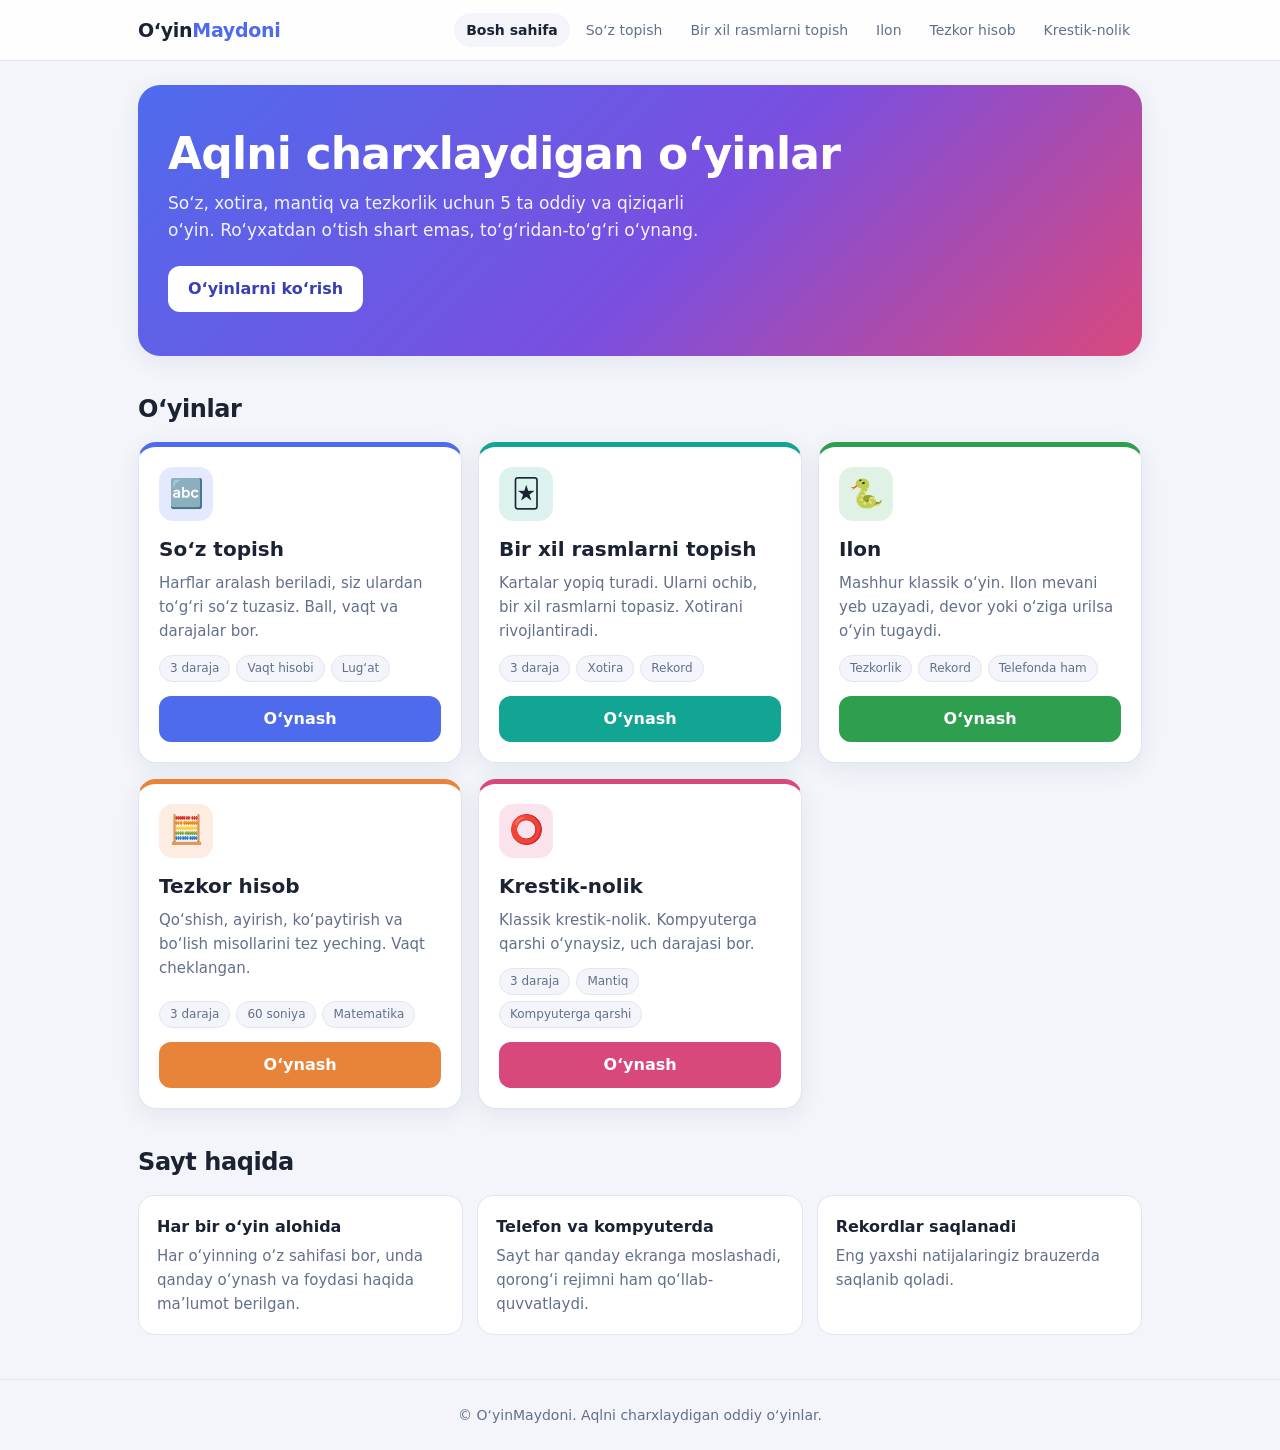
<file: index.html>
<!DOCTYPE html>
<html lang="uz"><head><meta charset="utf-8">
<meta name="viewport" content="width=device-width, initial-scale=1">
<title>O‘yinMaydoni: aqliy o‘yinlar</title>
<link rel="stylesheet" href="css/style.css">
</head><body>
<header class="top"><div class="wrap"><a class="logo" href="index.html">O‘yin<span>Maydoni</span></a><nav><a href="index.html" class="on">Bosh sahifa</a><a href="soz.html">So‘z topish</a><a href="rasm.html">Bir xil rasmlarni topish</a><a href="ilon.html">Ilon</a><a href="matem.html">Tezkor hisob</a><a href="xo.html">Krestik-nolik</a></nav></div></header>
<main class="wrap">
<section class="hero"><h1>Aqlni charxlaydigan o‘yinlar</h1><p>So‘z, xotira, mantiq va tezkorlik uchun 5 ta oddiy va qiziqarli o‘yin. Ro‘yxatdan o‘tish shart emas, to‘g‘ridan-to‘g‘ri o‘ynang.</p><a class="btn w" href="#oyinlar">O‘yinlarni ko‘rish</a></section>
<h2 class="sec" id="oyinlar">O‘yinlar</h2>
<div class="grid">
<article class="gc" style="--c:#4f6bed"><div class="ic">🔤</div><h3>So‘z topish</h3><p>Harflar aralash beriladi, siz ulardan to‘g‘ri so‘z tuzasiz. Ball, vaqt va darajalar bor.</p><div class="tags"><span>3 daraja</span><span>Vaqt hisobi</span><span>Lug‘at</span></div><a class="btn" href="soz.html">O‘ynash</a></article>
<article class="gc" style="--c:#12a594"><div class="ic">🃏</div><h3>Bir xil rasmlarni topish</h3><p>Kartalar yopiq turadi. Ularni ochib, bir xil rasmlarni topasiz. Xotirani rivojlantiradi.</p><div class="tags"><span>3 daraja</span><span>Xotira</span><span>Rekord</span></div><a class="btn" href="rasm.html">O‘ynash</a></article>
<article class="gc" style="--c:#2e9e4f"><div class="ic">🐍</div><h3>Ilon</h3><p>Mashhur klassik o‘yin. Ilon mevani yeb uzayadi, devor yoki o‘ziga urilsa o‘yin tugaydi.</p><div class="tags"><span>Tezkorlik</span><span>Rekord</span><span>Telefonda ham</span></div><a class="btn" href="ilon.html">O‘ynash</a></article>
<article class="gc" style="--c:#e8833a"><div class="ic">🧮</div><h3>Tezkor hisob</h3><p>Qo‘shish, ayirish, ko‘paytirish va bo‘lish misollarini tez yeching. Vaqt cheklangan.</p><div class="tags"><span>3 daraja</span><span>60 soniya</span><span>Matematika</span></div><a class="btn" href="matem.html">O‘ynash</a></article>
<article class="gc" style="--c:#d9487d"><div class="ic">⭕</div><h3>Krestik-nolik</h3><p>Klassik krestik-nolik. Kompyuterga qarshi o‘ynaysiz, uch darajasi bor.</p><div class="tags"><span>3 daraja</span><span>Mantiq</span><span>Kompyuterga qarshi</span></div><a class="btn" href="xo.html">O‘ynash</a></article>
</div>
<h2 class="sec">Sayt haqida</h2>
<div class="feat"><div><b>Har bir o‘yin alohida</b><p>Har o‘yinning o‘z sahifasi bor, unda qanday o‘ynash va foydasi haqida ma’lumot berilgan.</p></div><div><b>Telefon va kompyuterda</b><p>Sayt har qanday ekranga moslashadi, qorong‘i rejimni ham qo‘llab-quvvatlaydi.</p></div><div><b>Rekordlar saqlanadi</b><p>Eng yaxshi natijalaringiz brauzerda saqlanib qoladi.</p></div></div>
</main>
<footer><div class="wrap">© O‘yinMaydoni. Aqlni charxlaydigan oddiy o‘yinlar.</div></footer>
</body></html>
</file>
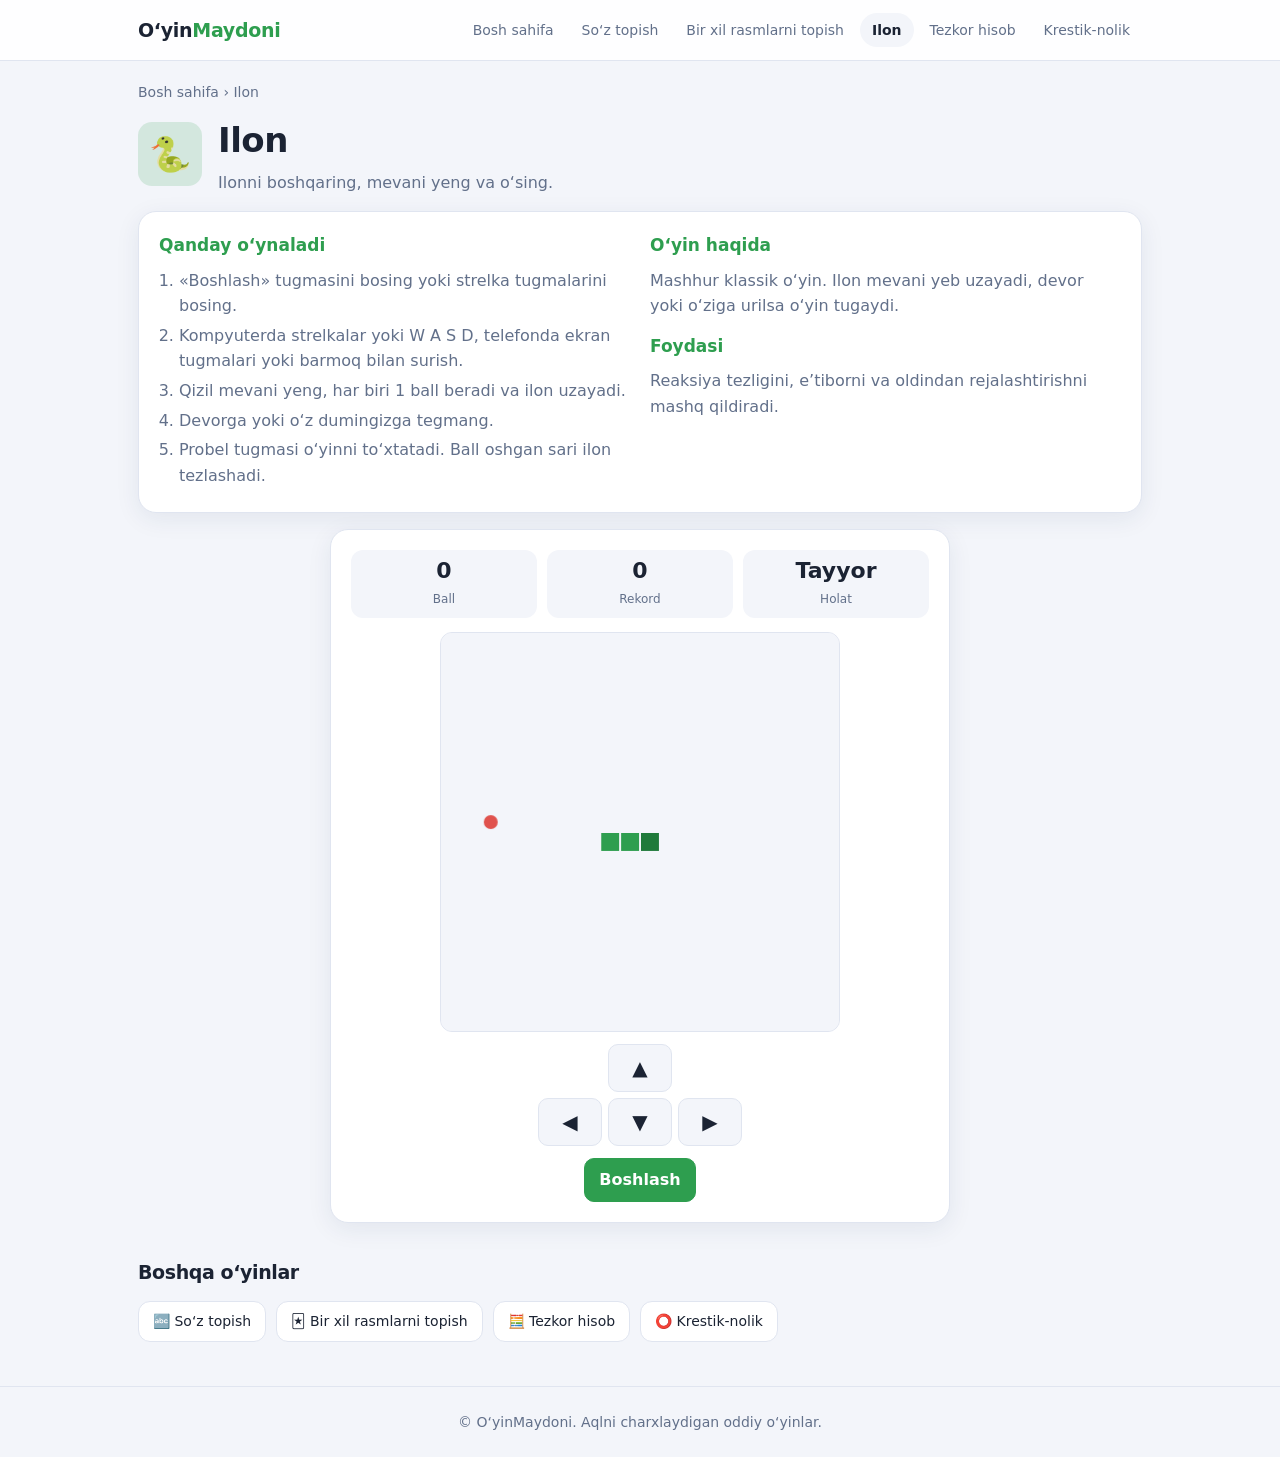
<file: ilon.html>
<!DOCTYPE html>
<html lang="uz"><head><meta charset="utf-8">
<meta name="viewport" content="width=device-width, initial-scale=1">
<title>Ilon · O‘yinMaydoni</title>
<link rel="stylesheet" href="css/style.css">
</head><body style="--ac:#2e9e4f">
<header class="top"><div class="wrap"><a class="logo" href="index.html">O‘yin<span>Maydoni</span></a><nav><a href="index.html">Bosh sahifa</a><a href="soz.html">So‘z topish</a><a href="rasm.html">Bir xil rasmlarni topish</a><a href="ilon.html" class="on">Ilon</a><a href="matem.html">Tezkor hisob</a><a href="xo.html">Krestik-nolik</a></nav></div></header>
<main class="wrap">
<div class="crumb"><a href="index.html">Bosh sahifa</a> › Ilon</div>
<div class="gh"><div class="ic">🐍</div><div><h1>Ilon</h1><p>Ilonni boshqaring, mevani yeng va o‘sing.</p></div></div>
<section class="card info"><div><h3>Qanday o‘ynaladi</h3><ol><li>«Boshlash» tugmasini bosing yoki strelka tugmalarini bosing.</li><li>Kompyuterda strelkalar yoki W A S D, telefonda ekran tugmalari yoki barmoq bilan surish.</li><li>Qizil mevani yeng, har biri 1 ball beradi va ilon uzayadi.</li><li>Devorga yoki o‘z dumingizga tegmang.</li><li>Probel tugmasi o‘yinni to‘xtatadi. Ball oshgan sari ilon tezlashadi.</li></ol></div><div><h3>O‘yin haqida</h3><p>Mashhur klassik o‘yin. Ilon mevani yeb uzayadi, devor yoki o‘ziga urilsa o‘yin tugaydi.</p><h3 style="margin-top:14px">Foydasi</h3><p>Reaksiya tezligini, e’tiborni va oldindan rejalashtirishni mashq qildiradi.</p></div></section>
<section class="card play">
<div class="bar"><div><b id="sc">0</b><span>Ball</span></div><div><b id="best">0</b><span>Rekord</span></div><div><b id="st">Tayyor</b><span>Holat</span></div></div>
<canvas id="cv" width="400" height="400"></canvas>
<div class="pad"><span></span><button data-d="0,-1" aria-label="Tepaga">▲</button><span></span><button data-d="-1,0" aria-label="Chapga">◀</button><button data-d="0,1" aria-label="Pastga">▼</button><button data-d="1,0" aria-label="O‘ngga">▶</button></div>
<div class="act"><button class="main" id="go">Boshlash</button></div>
</section>
<h2 class="sec" style="font-size:19px">Boshqa o‘yinlar</h2>
<div class="more"><a href="soz.html">🔤 So‘z topish</a><a href="rasm.html">🃏 Bir xil rasmlarni topish</a><a href="matem.html">🧮 Tezkor hisob</a><a href="xo.html">⭕ Krestik-nolik</a></div>
</main>
<footer><div class="wrap">© O‘yinMaydoni. Aqlni charxlaydigan oddiy o‘yinlar.</div></footer>
<script src="js/common.js"></script>
<script src="js/ilon.js"></script>
</body></html>
</file>
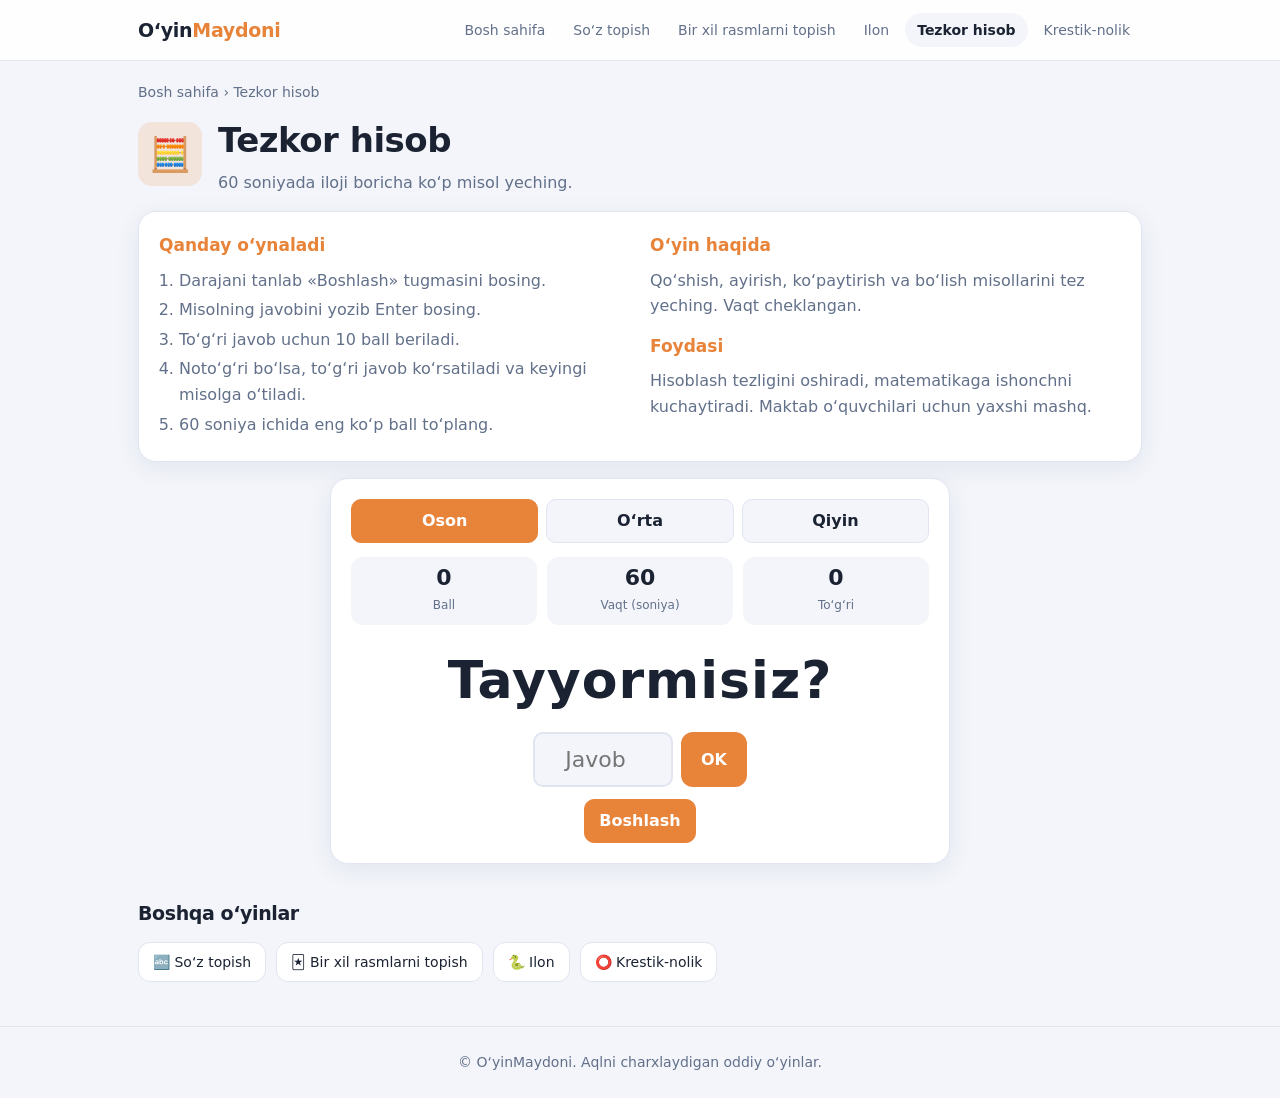
<file: matem.html>
<!DOCTYPE html>
<html lang="uz"><head><meta charset="utf-8">
<meta name="viewport" content="width=device-width, initial-scale=1">
<title>Tezkor hisob · O‘yinMaydoni</title>
<link rel="stylesheet" href="css/style.css">
</head><body style="--ac:#e8833a">
<header class="top"><div class="wrap"><a class="logo" href="index.html">O‘yin<span>Maydoni</span></a><nav><a href="index.html">Bosh sahifa</a><a href="soz.html">So‘z topish</a><a href="rasm.html">Bir xil rasmlarni topish</a><a href="ilon.html">Ilon</a><a href="matem.html" class="on">Tezkor hisob</a><a href="xo.html">Krestik-nolik</a></nav></div></header>
<main class="wrap">
<div class="crumb"><a href="index.html">Bosh sahifa</a> › Tezkor hisob</div>
<div class="gh"><div class="ic">🧮</div><div><h1>Tezkor hisob</h1><p>60 soniyada iloji boricha ko‘p misol yeching.</p></div></div>
<section class="card info"><div><h3>Qanday o‘ynaladi</h3><ol><li>Darajani tanlab «Boshlash» tugmasini bosing.</li><li>Misolning javobini yozib Enter bosing.</li><li>To‘g‘ri javob uchun 10 ball beriladi.</li><li>Noto‘g‘ri bo‘lsa, to‘g‘ri javob ko‘rsatiladi va keyingi misolga o‘tiladi.</li><li>60 soniya ichida eng ko‘p ball to‘plang.</li></ol></div><div><h3>O‘yin haqida</h3><p>Qo‘shish, ayirish, ko‘paytirish va bo‘lish misollarini tez yeching. Vaqt cheklangan.</p><h3 style="margin-top:14px">Foydasi</h3><p>Hisoblash tezligini oshiradi, matematikaga ishonchni kuchaytiradi. Maktab o‘quvchilari uchun yaxshi mashq.</p></div></section>
<section class="card play">
<div class="lv" id="lv"></div>
<div class="bar"><div><b id="sc">0</b><span>Ball</span></div><div><b id="tm">60</b><span>Vaqt (soniya)</span></div><div><b id="ok">0</b><span>To‘g‘ri</span></div></div>
<div class="q" id="q">Tayyormisiz?</div>
<div class="ans"><input id="in" type="number" inputmode="numeric" placeholder="Javob" disabled><button class="btn" id="sub">OK</button></div>
<div class="act"><button class="main" id="go">Boshlash</button></div>
<div class="endc" id="end" hidden><b id="et"></b><p id="ep"></p><button class="btn" id="again">Qayta o‘ynash</button></div>
</section>
<h2 class="sec" style="font-size:19px">Boshqa o‘yinlar</h2>
<div class="more"><a href="soz.html">🔤 So‘z topish</a><a href="rasm.html">🃏 Bir xil rasmlarni topish</a><a href="ilon.html">🐍 Ilon</a><a href="xo.html">⭕ Krestik-nolik</a></div>
</main>
<footer><div class="wrap">© O‘yinMaydoni. Aqlni charxlaydigan oddiy o‘yinlar.</div></footer>
<script src="js/common.js"></script>
<script src="js/matem.js"></script>
</body></html>
</file>
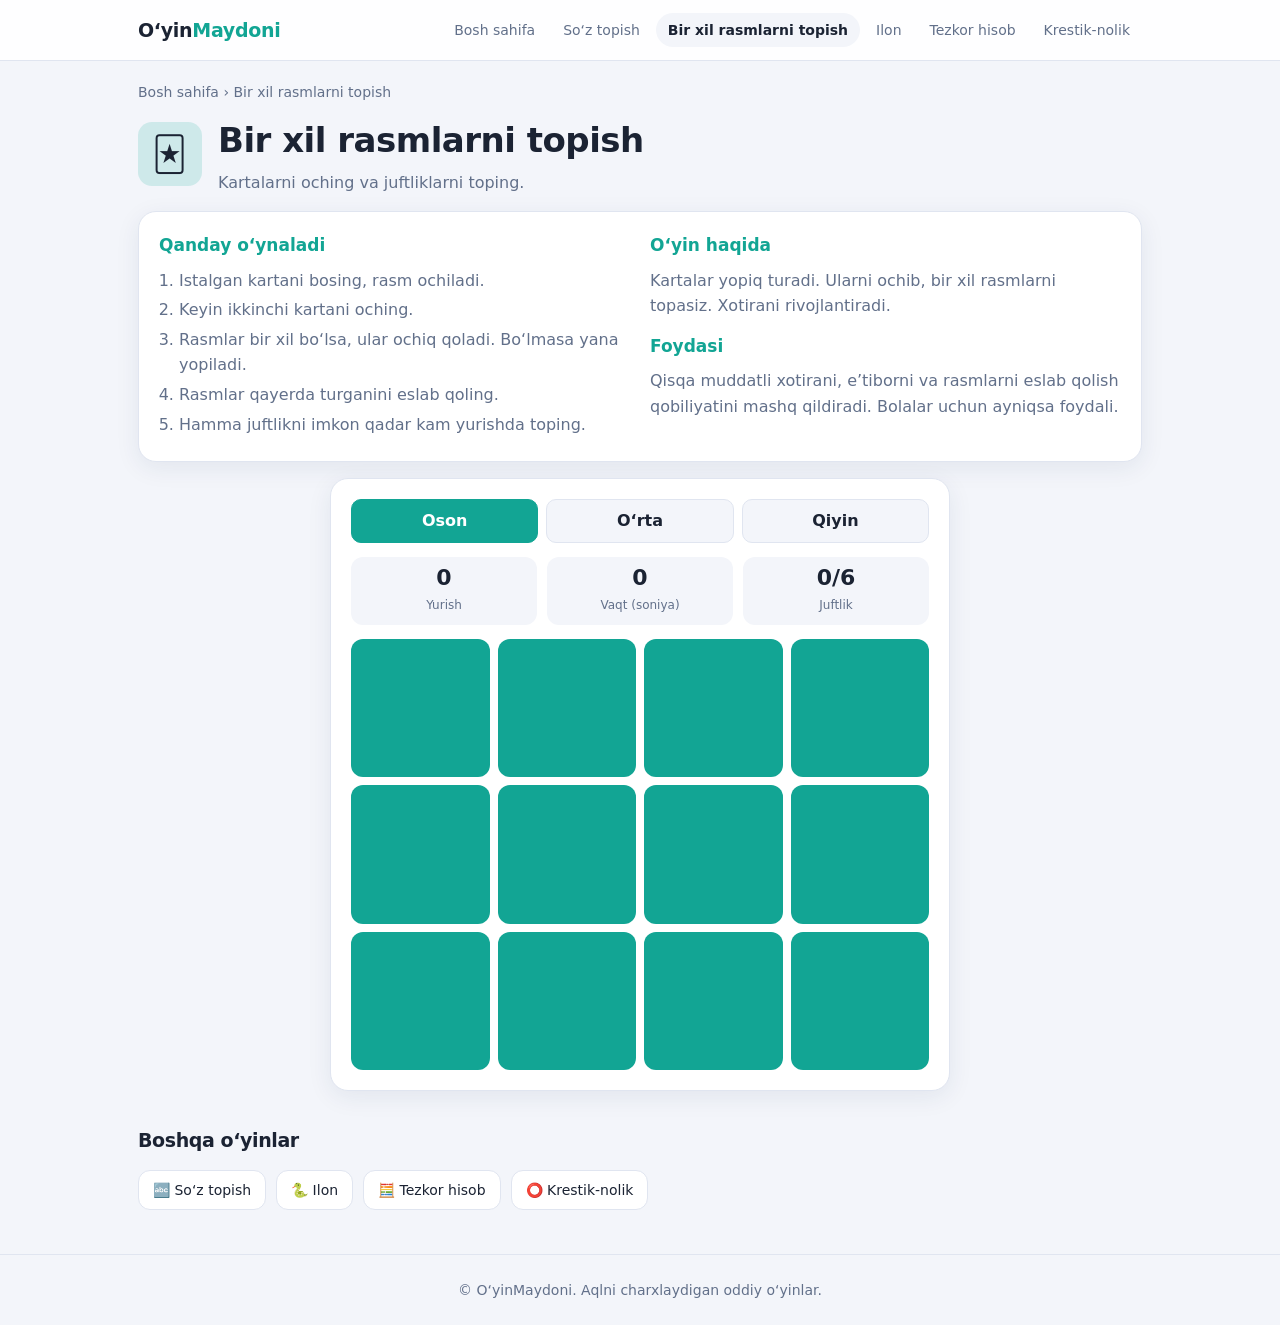
<file: rasm.html>
<!DOCTYPE html>
<html lang="uz"><head><meta charset="utf-8">
<meta name="viewport" content="width=device-width, initial-scale=1">
<title>Bir xil rasmlarni topish · O‘yinMaydoni</title>
<link rel="stylesheet" href="css/style.css">
</head><body style="--ac:#12a594">
<header class="top"><div class="wrap"><a class="logo" href="index.html">O‘yin<span>Maydoni</span></a><nav><a href="index.html">Bosh sahifa</a><a href="soz.html">So‘z topish</a><a href="rasm.html" class="on">Bir xil rasmlarni topish</a><a href="ilon.html">Ilon</a><a href="matem.html">Tezkor hisob</a><a href="xo.html">Krestik-nolik</a></nav></div></header>
<main class="wrap">
<div class="crumb"><a href="index.html">Bosh sahifa</a> › Bir xil rasmlarni topish</div>
<div class="gh"><div class="ic">🃏</div><div><h1>Bir xil rasmlarni topish</h1><p>Kartalarni oching va juftliklarni toping.</p></div></div>
<section class="card info"><div><h3>Qanday o‘ynaladi</h3><ol><li>Istalgan kartani bosing, rasm ochiladi.</li><li>Keyin ikkinchi kartani oching.</li><li>Rasmlar bir xil bo‘lsa, ular ochiq qoladi. Bo‘lmasa yana yopiladi.</li><li>Rasmlar qayerda turganini eslab qoling.</li><li>Hamma juftlikni imkon qadar kam yurishda toping.</li></ol></div><div><h3>O‘yin haqida</h3><p>Kartalar yopiq turadi. Ularni ochib, bir xil rasmlarni topasiz. Xotirani rivojlantiradi.</p><h3 style="margin-top:14px">Foydasi</h3><p>Qisqa muddatli xotirani, e’tiborni va rasmlarni eslab qolish qobiliyatini mashq qildiradi. Bolalar uchun ayniqsa foydali.</p></div></section>
<section class="card play">
<div class="lv" id="lv"></div>
<div class="bar"><div><b id="mv">0</b><span>Yurish</span></div><div><b id="tm">0</b><span>Vaqt (soniya)</span></div><div><b id="pr">0/6</b><span>Juftlik</span></div></div>
<div id="grid"></div>
<div class="endc" id="end" hidden><b id="et"></b><p id="ep"></p><button class="btn" id="again">Qayta o‘ynash</button></div>
</section>
<h2 class="sec" style="font-size:19px">Boshqa o‘yinlar</h2>
<div class="more"><a href="soz.html">🔤 So‘z topish</a><a href="ilon.html">🐍 Ilon</a><a href="matem.html">🧮 Tezkor hisob</a><a href="xo.html">⭕ Krestik-nolik</a></div>
</main>
<footer><div class="wrap">© O‘yinMaydoni. Aqlni charxlaydigan oddiy o‘yinlar.</div></footer>
<script src="js/common.js"></script>
<script src="js/rasm.js"></script>
</body></html>
</file>
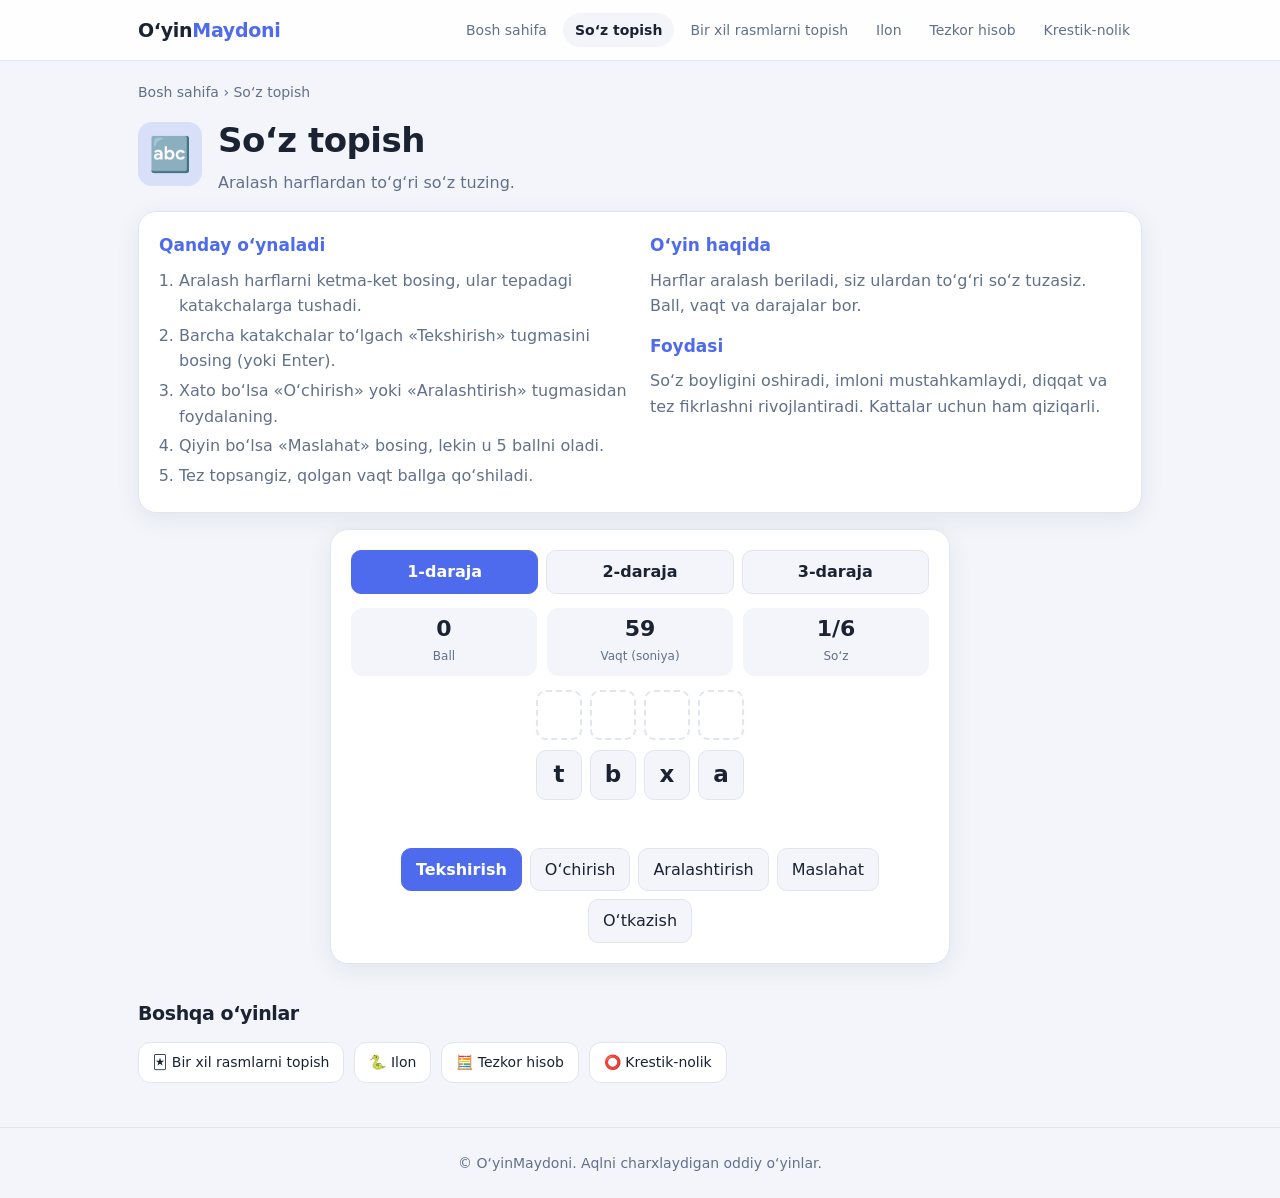
<file: soz.html>
<!DOCTYPE html>
<html lang="uz"><head><meta charset="utf-8">
<meta name="viewport" content="width=device-width, initial-scale=1">
<title>So‘z topish · O‘yinMaydoni</title>
<link rel="stylesheet" href="css/style.css">
</head><body style="--ac:#4f6bed">
<header class="top"><div class="wrap"><a class="logo" href="index.html">O‘yin<span>Maydoni</span></a><nav><a href="index.html">Bosh sahifa</a><a href="soz.html" class="on">So‘z topish</a><a href="rasm.html">Bir xil rasmlarni topish</a><a href="ilon.html">Ilon</a><a href="matem.html">Tezkor hisob</a><a href="xo.html">Krestik-nolik</a></nav></div></header>
<main class="wrap">
<div class="crumb"><a href="index.html">Bosh sahifa</a> › So‘z topish</div>
<div class="gh"><div class="ic">🔤</div><div><h1>So‘z topish</h1><p>Aralash harflardan to‘g‘ri so‘z tuzing.</p></div></div>
<section class="card info"><div><h3>Qanday o‘ynaladi</h3><ol><li>Aralash harflarni ketma-ket bosing, ular tepadagi katakchalarga tushadi.</li><li>Barcha katakchalar to‘lgach «Tekshirish» tugmasini bosing (yoki Enter).</li><li>Xato bo‘lsa «O‘chirish» yoki «Aralashtirish» tugmasidan foydalaning.</li><li>Qiyin bo‘lsa «Maslahat» bosing, lekin u 5 ballni oladi.</li><li>Tez topsangiz, qolgan vaqt ballga qo‘shiladi.</li></ol></div><div><h3>O‘yin haqida</h3><p>Harflar aralash beriladi, siz ulardan to‘g‘ri so‘z tuzasiz. Ball, vaqt va darajalar bor.</p><h3 style="margin-top:14px">Foydasi</h3><p>So‘z boyligini oshiradi, imloni mustahkamlaydi, diqqat va tez fikrlashni rivojlantiradi. Kattalar uchun ham qiziqarli.</p></div></section>
<section class="card play">
<div class="lv" id="lv"></div>
<div class="bar"><div><b id="sc">0</b><span>Ball</span></div><div><b id="tm">60</b><span>Vaqt (soniya)</span></div><div><b id="pg">1/6</b><span>So‘z</span></div></div>
<div class="row" id="ans"></div><div class="row" id="tiles"></div><div class="msg" id="msg"></div>
<div class="act"><button class="main" id="chk">Tekshirish</button><button id="bk">O‘chirish</button><button id="sh">Aralashtirish</button><button id="hn">Maslahat</button><button id="sk">O‘tkazish</button></div>
<div class="endc" id="end" hidden><b id="et"></b><p id="ep"></p><button class="btn" id="again">Qayta o‘ynash</button></div>
</section>
<h2 class="sec" style="font-size:19px">Boshqa o‘yinlar</h2>
<div class="more"><a href="rasm.html">🃏 Bir xil rasmlarni topish</a><a href="ilon.html">🐍 Ilon</a><a href="matem.html">🧮 Tezkor hisob</a><a href="xo.html">⭕ Krestik-nolik</a></div>
</main>
<footer><div class="wrap">© O‘yinMaydoni. Aqlni charxlaydigan oddiy o‘yinlar.</div></footer>
<script src="js/common.js"></script>
<script src="js/soz.js"></script>
</body></html>
</file>
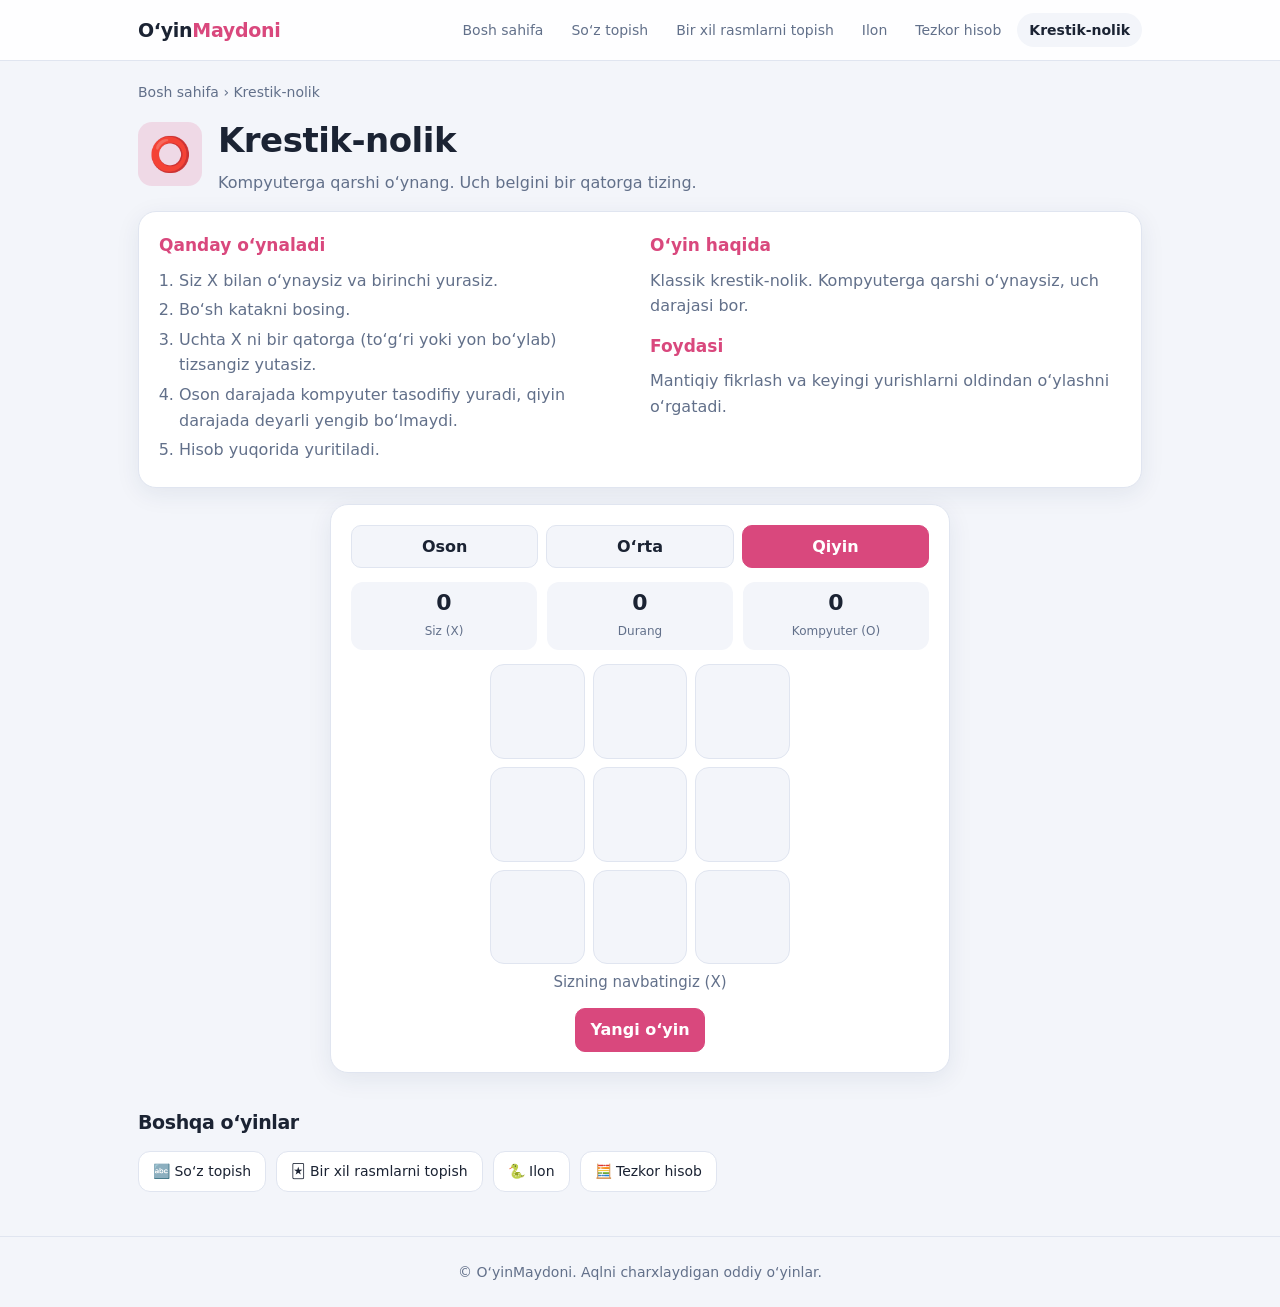
<file: xo.html>
<!DOCTYPE html>
<html lang="uz"><head><meta charset="utf-8">
<meta name="viewport" content="width=device-width, initial-scale=1">
<title>Krestik-nolik · O‘yinMaydoni</title>
<link rel="stylesheet" href="css/style.css">
</head><body style="--ac:#d9487d">
<header class="top"><div class="wrap"><a class="logo" href="index.html">O‘yin<span>Maydoni</span></a><nav><a href="index.html">Bosh sahifa</a><a href="soz.html">So‘z topish</a><a href="rasm.html">Bir xil rasmlarni topish</a><a href="ilon.html">Ilon</a><a href="matem.html">Tezkor hisob</a><a href="xo.html" class="on">Krestik-nolik</a></nav></div></header>
<main class="wrap">
<div class="crumb"><a href="index.html">Bosh sahifa</a> › Krestik-nolik</div>
<div class="gh"><div class="ic">⭕</div><div><h1>Krestik-nolik</h1><p>Kompyuterga qarshi o‘ynang. Uch belgini bir qatorga tizing.</p></div></div>
<section class="card info"><div><h3>Qanday o‘ynaladi</h3><ol><li>Siz X bilan o‘ynaysiz va birinchi yurasiz.</li><li>Bo‘sh katakni bosing.</li><li>Uchta X ni bir qatorga (to‘g‘ri yoki yon bo‘ylab) tizsangiz yutasiz.</li><li>Oson darajada kompyuter tasodifiy yuradi, qiyin darajada deyarli yengib bo‘lmaydi.</li><li>Hisob yuqorida yuritiladi.</li></ol></div><div><h3>O‘yin haqida</h3><p>Klassik krestik-nolik. Kompyuterga qarshi o‘ynaysiz, uch darajasi bor.</p><h3 style="margin-top:14px">Foydasi</h3><p>Mantiqiy fikrlash va keyingi yurishlarni oldindan o‘ylashni o‘rgatadi.</p></div></section>
<section class="card play">
<div class="lv" id="lv"></div>
<div class="bar"><div><b id="wx">0</b><span>Siz (X)</span></div><div><b id="wd">0</b><span>Durang</span></div><div><b id="wo">0</b><span>Kompyuter (O)</span></div></div>
<div id="board"></div><div class="msg" id="msg"></div>
<div class="act"><button class="main" id="again">Yangi o‘yin</button></div>
</section>
<h2 class="sec" style="font-size:19px">Boshqa o‘yinlar</h2>
<div class="more"><a href="soz.html">🔤 So‘z topish</a><a href="rasm.html">🃏 Bir xil rasmlarni topish</a><a href="ilon.html">🐍 Ilon</a><a href="matem.html">🧮 Tezkor hisob</a></div>
</main>
<footer><div class="wrap">© O‘yinMaydoni. Aqlni charxlaydigan oddiy o‘yinlar.</div></footer>
<script src="js/common.js"></script>
<script src="js/xo.js"></script>
</body></html>
</file>
<file: css/style.css>
:root{--bg:#f3f5fa;--card:#fff;--tx:#1b2333;--mu:#62708a;--ln:#e0e5f0;--ac:#4f6bed;--ok:#2f9e5e;--er:#d14b4b;--sh:0 6px 24px rgba(30,45,90,.08)}
@media (prefers-color-scheme:dark){:root{--bg:#12151c;--card:#1b202a;--tx:#e8ebf2;--mu:#98a3b8;--ln:#2c3342;--sh:0 6px 24px rgba(0,0,0,.35)}}
*{box-sizing:border-box}
body{margin:0;background:var(--bg);color:var(--tx);font:16px/1.6 system-ui,-apple-system,"Segoe UI",Roboto,sans-serif}
a{color:inherit;text-decoration:none}
.wrap{max-width:1040px;margin:0 auto;padding:0 18px}
header.top{position:sticky;top:0;z-index:10;background:color-mix(in srgb,var(--card) 88%,transparent);backdrop-filter:blur(8px);border-bottom:1px solid var(--ln)}
.top .wrap{display:flex;align-items:center;justify-content:space-between;gap:12px;height:60px}
.logo{font-weight:800;font-size:19px;letter-spacing:-.3px}.logo span{color:var(--ac)}
nav{display:flex;gap:4px;overflow-x:auto}
nav a{padding:6px 12px;border-radius:999px;font-size:14px;color:var(--mu);white-space:nowrap}
nav a:hover,nav a.on{background:var(--bg);color:var(--tx)}
nav a.on{font-weight:600}
.hero{margin:24px 0;padding:44px 30px;border-radius:22px;color:#fff;background:linear-gradient(135deg,#4f6bed 0%,#7a4fe0 55%,#d9487d 100%);box-shadow:var(--sh)}
.hero h1{margin:0 0 10px;font-size:clamp(28px,5vw,44px);line-height:1.15;letter-spacing:-.8px}
.hero p{margin:0 0 22px;max-width:560px;opacity:.92;font-size:17px}
.btn{display:inline-block;font:inherit;font-weight:600;border:0;background:var(--ac);color:#fff;padding:10px 20px;border-radius:12px;cursor:pointer;transition:transform .15s,filter .15s}
.btn:hover{filter:brightness(1.08);transform:translateY(-1px)}
.btn.w{background:#fff;color:#3a3fb0}
.btn.g{background:var(--bg);color:var(--tx);border:1px solid var(--ln)}
.btn:focus-visible,button:focus-visible,a:focus-visible,input:focus-visible{outline:3px solid color-mix(in srgb,var(--ac) 60%,transparent);outline-offset:2px}
h2.sec{font-size:24px;margin:34px 0 14px;letter-spacing:-.4px}
.grid{display:grid;grid-template-columns:repeat(auto-fill,minmax(290px,1fr));gap:16px}
.gc{background:var(--card);border:1px solid var(--ln);border-radius:18px;padding:20px;box-shadow:var(--sh);display:flex;flex-direction:column;border-top:5px solid var(--c);transition:transform .2s}
.gc:hover{transform:translateY(-4px)}
.ic{width:54px;height:54px;border-radius:14px;display:flex;align-items:center;justify-content:center;font-size:28px;background:color-mix(in srgb,var(--c) 15%,transparent);margin-bottom:12px}
.gc h3{margin:0 0 6px;font-size:20px}.gc p{margin:0 0 12px;color:var(--mu);font-size:15px;flex:1}
.tags{display:flex;flex-wrap:wrap;gap:6px;margin-bottom:14px}
.tags span{font-size:12px;padding:3px 10px;border-radius:999px;background:var(--bg);color:var(--mu);border:1px solid var(--ln)}
.gc .btn{background:var(--c);text-align:center}
.feat{display:grid;grid-template-columns:repeat(auto-fit,minmax(220px,1fr));gap:14px}
.feat div{background:var(--card);border:1px solid var(--ln);border-radius:16px;padding:18px}
.feat b{display:block;margin-bottom:4px}.feat p{margin:0;color:var(--mu);font-size:15px}
footer{margin-top:44px;padding:24px 0;border-top:1px solid var(--ln);color:var(--mu);font-size:14px;text-align:center}
/* o'yin sahifasi */
.crumb{margin:20px 0 10px;font-size:14px;color:var(--mu)}.crumb a:hover{color:var(--ac)}
.gh{display:flex;align-items:center;gap:16px;margin-bottom:16px}
.gh .ic{width:64px;height:64px;font-size:34px;margin:0;background:color-mix(in srgb,var(--ac) 16%,transparent)}
.gh h1{margin:0;font-size:clamp(24px,4vw,34px);letter-spacing:-.5px}.gh p{margin:2px 0 0;color:var(--mu)}
.card{background:var(--card);border:1px solid var(--ln);border-radius:18px;padding:20px;box-shadow:var(--sh);margin-bottom:16px}
.info{display:grid;grid-template-columns:1fr 1fr;gap:20px}
@media(max-width:720px){.info{grid-template-columns:1fr}}
.info h3{margin:0 0 8px;font-size:17px;color:var(--ac)}
.info ol,.info ul{margin:0;padding-left:20px;color:var(--mu)}.info li{margin-bottom:4px}.info p{margin:0;color:var(--mu)}
.play{max-width:620px;margin:0 auto 16px}
.lv{display:flex;gap:8px;margin-bottom:14px}
button{font:inherit}
.lv button,.act button{border:1px solid var(--ln);background:var(--bg);color:var(--tx);border-radius:10px;padding:8px 14px;cursor:pointer}
.lv button{flex:1;font-weight:600}.lv button.on{background:var(--ac);color:#fff;border-color:var(--ac)}
.act button:hover,.lv button:hover{border-color:var(--ac)}
.act .main{background:var(--ac);color:#fff;border-color:var(--ac);font-weight:600}
.bar{display:flex;gap:10px;margin-bottom:14px;text-align:center}
.bar div{flex:1;background:var(--bg);border-radius:12px;padding:8px}
.bar b{display:block;font-size:22px;line-height:1.2}.bar span{font-size:12px;color:var(--mu)}
.row{display:flex;flex-wrap:wrap;gap:8px;justify-content:center;min-height:52px;margin:8px 0}
.t,.sl{width:46px;height:50px;display:flex;align-items:center;justify-content:center;font-size:23px;font-weight:700;border-radius:10px}
.t{background:var(--bg);border:1px solid var(--ln);padding:0;color:var(--tx);cursor:pointer}.t:hover:not(:disabled){border-color:var(--ac)}.t:disabled{opacity:.25;cursor:default}
.sl{border:2px dashed var(--ln)}.sl.f{border:2px solid var(--ac);color:var(--ac)}
.row.ok .sl{border-color:var(--ok);color:var(--ok)}.row.no .sl{border-color:var(--er);color:var(--er)}
.act{display:flex;flex-wrap:wrap;gap:8px;justify-content:center;margin-top:12px}
.msg{text-align:center;min-height:26px;color:var(--mu);font-size:15px;margin-top:6px}
.endc{text-align:center;margin:14px 0 0;padding:16px;border-radius:14px;background:var(--bg)}.endc p{color:var(--mu);margin:4px 0 12px}
#grid{display:grid;grid-template-columns:repeat(4,1fr);gap:8px}
.c{aspect-ratio:1;padding:0;font-size:clamp(24px,7vw,36px);background:var(--ac);border:0;border-radius:12px;cursor:pointer;transition:transform .15s}
.c:hover{transform:scale(1.04)}.c.up{background:var(--bg);border:1px solid var(--ln)}.c.dn{background:color-mix(in srgb,var(--ok) 18%,var(--bg));border:1px solid var(--ok);cursor:default}
canvas{display:block;width:100%;max-width:400px;margin:0 auto;border-radius:12px;background:var(--bg);border:1px solid var(--ln);touch-action:none}
.pad{display:grid;grid-template-columns:repeat(3,64px);gap:6px;justify-content:center;margin-top:12px}
.pad button{height:48px;border-radius:10px;border:1px solid var(--ln);background:var(--bg);color:var(--tx);font-size:20px;cursor:pointer}
.pad button:active{background:var(--ac);color:#fff}
.q{font-size:clamp(34px,9vw,52px);font-weight:800;text-align:center;margin:10px 0;letter-spacing:1px}
.q.ok{color:var(--ok)}.q.no{color:var(--er)}
.ans{display:flex;gap:8px;justify-content:center}
.ans input{width:140px;font:inherit;font-size:22px;text-align:center;padding:8px;border-radius:10px;border:2px solid var(--ln);background:var(--bg);color:var(--tx)}
#board{display:grid;grid-template-columns:repeat(3,1fr);gap:8px;max-width:300px;margin:0 auto}
.xc{aspect-ratio:1;font-size:44px;font-weight:800;border-radius:14px;border:1px solid var(--ln);background:var(--bg);color:var(--tx);cursor:pointer}
.xc:disabled{cursor:default}.xc.x{color:var(--ac)}.xc.o{color:var(--er)}.xc.win{background:color-mix(in srgb,var(--ok) 25%,var(--bg));border-color:var(--ok)}
.more{display:flex;flex-wrap:wrap;gap:10px}
.more a{padding:8px 14px;border-radius:12px;border:1px solid var(--ln);background:var(--card);font-size:14px}.more a:hover{border-color:var(--ac)}
@media(prefers-reduced-motion:reduce){*{transition:none!important}}
</file>
